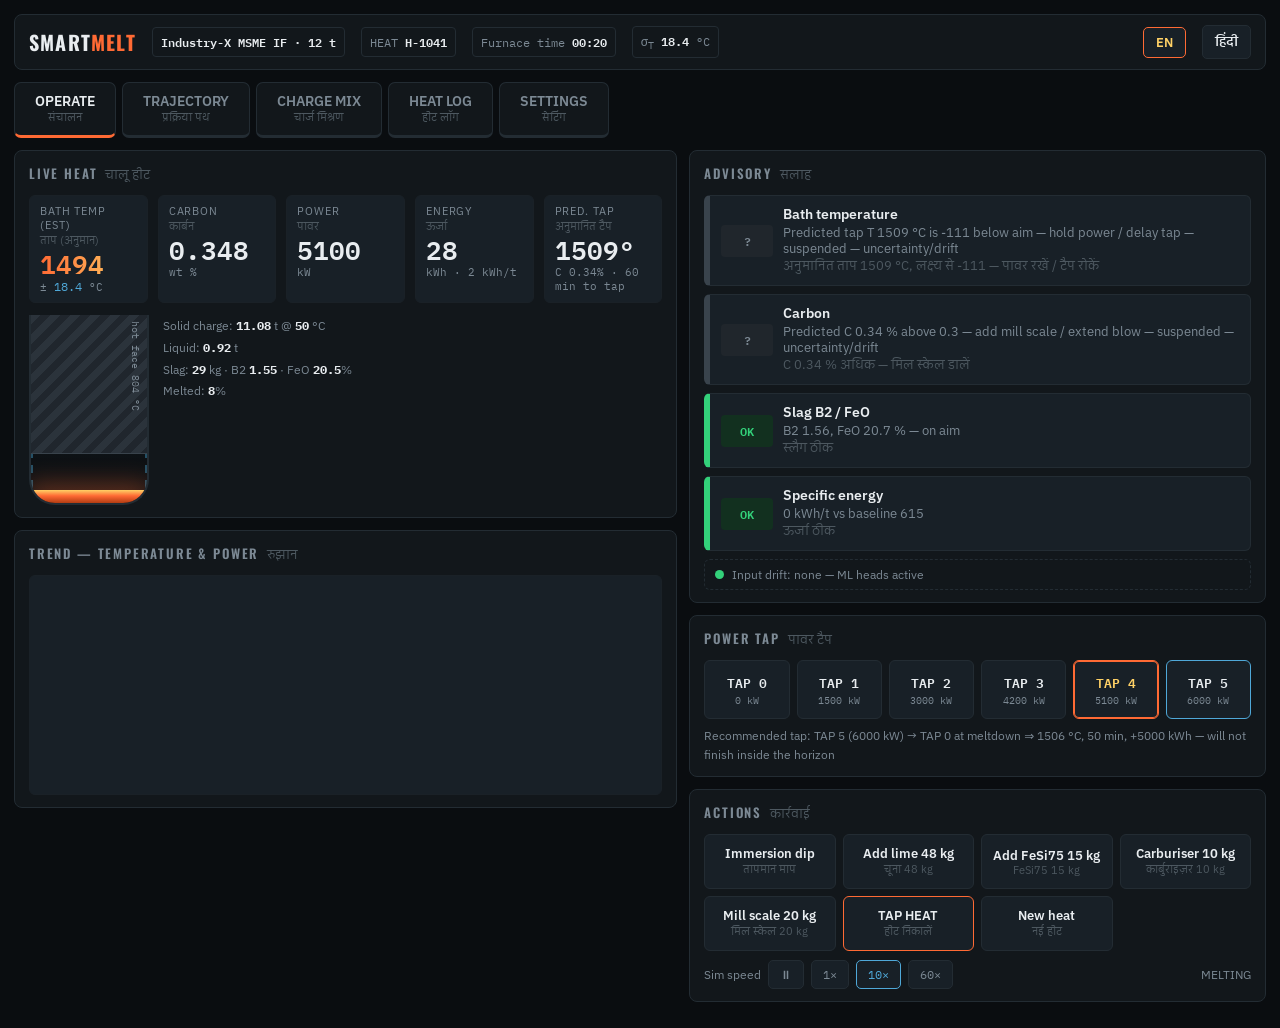
<file: examples/operator_console_v3.html>
<!doctype html>
<html lang="en">
<head>
<meta charset="utf-8">
<meta name="viewport" content="width=device-width, initial-scale=1">
<title>SmartMelt — Operator Console v2</title>
<style>
  /* Webfonts if online; every stack falls back to shop-PC system faces. */
  @import url('https://fonts.googleapis.com/css2?family=Oswald:wght@500;600;700&family=IBM+Plex+Mono:wght@400;500;600&family=IBM+Plex+Sans:wght@400;500;600&family=IBM+Plex+Sans+Devanagari:wght@400;500&display=swap');

  :root{
    --bg-deep:#0a0d10; --bg-panel:#12171b; --bg-raised:#182027; --bg-input:#0e1317;
    --line:#232c33; --line-soft:#1a2127;
    --text:#e9edf0; --text-mut:#7c8994; --text-dim:#4d5860;
    --molten:#ff6a34; --molten-hi:#ffd166; --molten-dim:#7a3a20;
    --steel:#4fa8d8; --steel-dim:#245066;
    --green:#33d17a; --green-dim:#12301f;
    --amber:#f0a83c; --amber-dim:#33250e;
    --red:#e5484d;   --red-dim:#331214;
    --grey-verd:#39434c;
    --mono:'IBM Plex Mono',ui-monospace,Consolas,monospace;
    --sans:'IBM Plex Sans','IBM Plex Sans Devanagari',system-ui,'Segoe UI',sans-serif;
    --disp:'Oswald',var(--sans);
  }
  *{box-sizing:border-box}
  html,body{margin:0;padding:0;background:var(--bg-deep);color:var(--text);font-family:var(--sans)}
  body{padding:14px;min-height:100vh}
  ::selection{background:var(--molten);color:#100a06}
  button{font-family:inherit;color:inherit;cursor:pointer}
  input,select{font-family:var(--mono);color:var(--text);background:var(--bg-input);
    border:1px solid var(--line);border-radius:4px;padding:5px 7px;font-size:13px}
  input:focus,select:focus,button:focus-visible{outline:2px solid var(--steel);outline-offset:1px}
  @media (prefers-reduced-motion: reduce){ *{animation:none !important;transition:none !important} }

  .console{max-width:1440px;margin:0 auto}

  /* ── header ───────────────────────────────────────────────────────── */
  header{display:flex;align-items:center;gap:16px;padding:10px 14px;
    background:var(--bg-panel);border:1px solid var(--line);border-radius:8px;margin-bottom:12px}
  .brand{font-family:var(--disp);font-weight:700;font-size:20px;letter-spacing:.06em}
  .brand em{color:var(--molten);font-style:normal}
  .hchip{font-family:var(--mono);font-size:12px;color:var(--text-mut);border:1px solid var(--line);
    border-radius:4px;padding:4px 8px;white-space:nowrap}
  .hchip b{color:var(--text);font-weight:600}
  .spacer{flex:1}
  .langbtn{background:var(--bg-raised);border:1px solid var(--line);border-radius:5px;
    padding:6px 12px;font-size:13px;font-weight:600}
  .langbtn.active{border-color:var(--molten);color:var(--molten-hi)}

  /* ── tabs ─────────────────────────────────────────────────────────── */
  nav.tabs{display:flex;gap:6px;margin-bottom:12px}
  nav.tabs button{background:var(--bg-panel);border:1px solid var(--line);border-bottom-width:3px;
    border-radius:7px;padding:9px 20px;font-size:14px;font-weight:600;color:var(--text-mut)}
  nav.tabs button.active{color:var(--text);border-bottom-color:var(--molten)}
  nav.tabs button .hind{display:block;font-size:10.5px;font-weight:400;color:var(--text-dim)}
  .tabpane{display:none}
  .tabpane.active{display:block}

  /* ── panels & layout ─────────────────────────────────────────────── */
  .grid-op{display:grid;grid-template-columns:minmax(430px,1.15fr) minmax(360px,1fr);gap:12px}
  @media(max-width:1050px){.grid-op{grid-template-columns:1fr}}
  .panel{background:var(--bg-panel);border:1px solid var(--line);border-radius:8px;padding:12px 14px;margin-bottom:12px}
  .panel h2{margin:0 0 10px;font-family:var(--disp);font-weight:600;font-size:13px;
    letter-spacing:.14em;text-transform:uppercase;color:var(--text-mut)}
  .panel h2 .hind{font-weight:400;letter-spacing:0;color:var(--text-dim);margin-left:8px;text-transform:none}

  /* ── live numerals ────────────────────────────────────────────────── */
  .kpis{display:grid;grid-template-columns:repeat(auto-fit,minmax(118px,1fr));gap:10px}
  .kpi{background:var(--bg-raised);border:1px solid var(--line-soft);border-radius:6px;padding:8px 10px}
  .kpi .lab{font-size:11px;letter-spacing:.08em;text-transform:uppercase;color:var(--text-mut)}
  .kpi .lab .hind{display:block;font-size:11px;text-transform:none;letter-spacing:0;color:var(--text-dim)}
  .kpi .val{font-family:var(--mono);font-size:26px;font-weight:600;font-variant-numeric:tabular-nums;line-height:1.15}
  .kpi .sub{font-family:var(--mono);font-size:11px;color:var(--text-mut)}
  .kpi.temp .val{background:linear-gradient(90deg,var(--molten),var(--molten-hi));
    -webkit-background-clip:text;background-clip:text;color:transparent}
  .kpi .sigma{color:var(--steel);font-size:12px}

  /* ── signature: furnace cross-section ────────────────────────────── */
  .furnace-wrap{display:flex;gap:14px;align-items:stretch}
  .furnace{position:relative;width:120px;min-height:190px;flex:0 0 auto;
    border:2px solid var(--line);border-top:none;border-radius:0 0 26px 26px;
    background:linear-gradient(180deg,#10151a, #0c1013);overflow:hidden}
  .furnace .melt{position:absolute;left:0;right:0;bottom:0;height:0%;
    background:linear-gradient(180deg,var(--molten-hi),var(--molten) 45%,#b23c12);
    box-shadow:0 0 26px 4px rgba(255,106,52,.45);transition:height .5s linear}
  .furnace .scrap{position:absolute;left:0;right:0;top:0;height:0%;
    background:repeating-linear-gradient(135deg,#2b333b 0 7px,#20262d 7px 14px);
    border-bottom:1px solid #39434c;transition:height .5s linear}
  .furnace .hotface{position:absolute;top:6px;right:5px;font-family:var(--mono);font-size:10px;
    color:var(--text-mut);writing-mode:vertical-rl}
  .furnace .coil{position:absolute;top:0;bottom:0;left:-2px;width:4px;
    background:repeating-linear-gradient(180deg,var(--steel-dim) 0 8px,transparent 8px 15px)}
  .furnace .coil.r{left:auto;right:-2px}
  .melt-legend{font-size:11.5px;color:var(--text-mut);line-height:1.9}
  .melt-legend b{font-family:var(--mono);color:var(--text)}
  .disschips{margin-top:6px;display:flex;flex-wrap:wrap;gap:6px}
  .chip{font-family:var(--mono);font-size:11px;border:1px solid var(--line);border-radius:20px;
    padding:3px 9px;color:var(--text-mut);background:var(--bg-raised)}
  .chip .pct{color:var(--molten-hi)}

  /* ── trend canvas ─────────────────────────────────────────────────── */
  canvas.trend{width:100%;height:220px;background:var(--bg-raised);
    border:1px solid var(--line-soft);border-radius:6px;display:block}
  canvas.tj{height:250px}
  .trajgrid{display:grid;grid-template-columns:1fr 1fr;gap:12px}
  @media(max-width:1050px){.trajgrid{grid-template-columns:1fr}}

  /* ── advisory verdict cards ──────────────────────────────────────── */
  .verdicts{display:flex;flex-direction:column;gap:8px}
  .verdict{display:grid;grid-template-columns:52px 1fr;gap:10px;border:1px solid var(--line);
    border-left-width:6px;border-radius:6px;padding:9px 11px;background:var(--bg-raised)}
  .verdict .badge{font-family:var(--mono);font-weight:600;font-size:12px;align-self:center;text-align:center;
    border-radius:4px;padding:6px 0}
  .verdict.ok{border-left-color:var(--green)} .verdict.ok .badge{background:var(--green-dim);color:var(--green)}
  .verdict.warn{border-left-color:var(--amber)} .verdict.warn .badge{background:var(--amber-dim);color:var(--amber)}
  .verdict.alarm{border-left-color:var(--red)} .verdict.alarm .badge{background:var(--red-dim);color:var(--red)}
  .verdict.susp{border-left-color:var(--grey-verd)} .verdict.susp .badge{background:#20262c;color:var(--text-mut)}
  .verdict .vt{font-size:13.5px;font-weight:600}
  .verdict .ven{font-size:12.5px;color:var(--text-mut);margin-top:1px}
  .verdict .vhi{font-size:12.5px;color:var(--text-dim);margin-top:1px}
  .driftbar{display:flex;align-items:center;gap:8px;font-size:12px;color:var(--text-mut);
    border:1px dashed var(--line);border-radius:6px;padding:7px 10px;margin-top:8px}
  .driftbar .dot{width:9px;height:9px;border-radius:50%;background:var(--green)}
  .driftbar.on .dot{background:var(--red);animation:blink 1.1s steps(2) infinite}
  @keyframes blink{50%{opacity:.25}}

  /* ── operator actions ─────────────────────────────────────────────── */
  .taps{display:grid;grid-template-columns:repeat(6,1fr);gap:7px}
  .taps button{background:var(--bg-raised);border:1px solid var(--line);border-radius:6px;
    padding:11px 4px;font-family:var(--mono);font-size:13px;font-weight:600}
  .taps button.sel{border-color:var(--molten);color:var(--molten-hi);
    box-shadow:inset 0 0 0 1px var(--molten)}
  .taps button.rec{border-color:var(--steel)}
  .taps button .kw{display:block;font-size:10px;color:var(--text-mut);font-weight:400}
  .acts{display:grid;grid-template-columns:repeat(auto-fit,minmax(128px,1fr));gap:7px;margin-top:9px}
  .acts button{background:var(--bg-raised);border:1px solid var(--line);border-radius:6px;
    padding:10px 6px;font-size:12.5px;font-weight:600}
  .acts button .hind{display:block;font-size:11px;font-weight:400;color:var(--text-dim)}
  .acts button:disabled{opacity:.4;cursor:not-allowed}
  .acts button.primary{border-color:var(--molten)}
  .simctl{display:flex;gap:7px;align-items:center;margin-top:9px;font-size:12px;color:var(--text-mut)}
  .simctl button{background:var(--bg-raised);border:1px solid var(--line);border-radius:5px;
    padding:6px 11px;font-family:var(--mono);font-size:12px}
  .simctl button.sel{border-color:var(--steel);color:var(--steel)}

  /* ── tables ───────────────────────────────────────────────────────── */
  table{width:100%;border-collapse:collapse;font-size:12.5px}
  th,td{padding:6px 8px;border-bottom:1px solid var(--line-soft);text-align:right;
    font-family:var(--mono);font-variant-numeric:tabular-nums}
  th{color:var(--text-mut);font-family:var(--sans);font-weight:600;font-size:11.5px;
    text-transform:uppercase;letter-spacing:.05em}
  th:first-child,td:first-child{text-align:left}
  td input{width:74px;font-size:12px;text-align:right}
  tr.binding td{color:var(--molten-hi)}
  .hit{color:var(--green)} .miss{color:var(--red)}

  .btnrow{display:flex;gap:8px;margin-top:10px;flex-wrap:wrap}
  .btnrow button{background:var(--bg-raised);border:1px solid var(--line);border-radius:6px;
    padding:9px 16px;font-size:13px;font-weight:600}
  .btnrow button.primary{border-color:var(--molten);color:var(--molten-hi)}
  .note{font-size:12px;color:var(--text-mut);margin-top:8px;line-height:1.55}
  .mixout{font-family:var(--mono);font-size:13px;white-space:pre-wrap;background:var(--bg-raised);
    border:1px solid var(--line-soft);border-radius:6px;padding:10px 12px;margin-top:10px;min-height:40px}
  .settings-grid{display:grid;grid-template-columns:repeat(auto-fit,minmax(230px,1fr));gap:10px}
  .set{display:flex;flex-direction:column;gap:4px;font-size:12px;color:var(--text-mut)}
  .toast{position:fixed;bottom:18px;right:18px;background:var(--bg-raised);border:1px solid var(--steel);
    border-radius:7px;padding:10px 16px;font-size:13px;opacity:0;transition:opacity .3s;pointer-events:none}
  .toast.show{opacity:1}
</style>
</head>
<body>
<div class="console">

  <header>
    <div class="brand">SMART<em>MELT</em></div>
    <div class="hchip" id="hcPlant"><b>—</b></div>
    <div class="hchip">HEAT <b id="hcHeat">—</b></div>
    <div class="hchip"><span data-i="clock">Furnace time</span> <b id="hcClock">00:00</b></div>
    <div class="hchip">σ<sub>T</sub> <b id="hcSigma">—</b> °C</div>
    <div class="spacer"></div>
    <button class="langbtn active" id="btnEN">EN</button>
    <button class="langbtn" id="btnHI">हिंदी</button>
  </header>

  <nav class="tabs">
    <button class="active" data-tab="operate">OPERATE<span class="hind">संचालन</span></button>
    <button data-tab="traj">TRAJECTORY<span class="hind">प्रक्रिया पथ</span></button>
    <button data-tab="mix">CHARGE MIX<span class="hind">चार्ज मिश्रण</span></button>
    <button data-tab="log">HEAT LOG<span class="hind">हीट लॉग</span></button>
    <button data-tab="settings">SETTINGS<span class="hind">सेटिंग</span></button>
  </nav>

  <!-- ══ OPERATE ══════════════════════════════════════════════════════ -->
  <section class="tabpane active" id="pane-operate">
    <div class="grid-op">
      <div>
        <div class="panel">
          <h2><span data-i="live">Live heat</span><span class="hind">चालू हीट</span></h2>
          <div class="kpis">
            <div class="kpi temp"><div class="lab"><span data-i="bathT">Bath temp (est)</span><span class="hind">ताप (अनुमान)</span></div>
              <div class="val" id="kT">—</div><div class="sub">± <span class="sigma" id="kTs">—</span> °C</div></div>
            <div class="kpi"><div class="lab"><span data-i="carbon">Carbon</span><span class="hind">कार्बन</span></div>
              <div class="val" id="kC">—</div><div class="sub">wt %</div></div>
            <div class="kpi"><div class="lab"><span data-i="power">Power</span><span class="hind">पावर</span></div>
              <div class="val" id="kP">—</div><div class="sub">kW</div></div>
            <div class="kpi"><div class="lab"><span data-i="energy">Energy</span><span class="hind">ऊर्जा</span></div>
              <div class="val" id="kE">—</div><div class="sub">kWh · <span id="kSEC">—</span> kWh/t</div></div>
            <div class="kpi"><div class="lab"><span data-i="predtap">Pred. tap</span><span class="hind">अनुमानित टैप</span></div>
              <div class="val" id="kTap">—</div><div class="sub" id="kTapSub">—</div></div>
          </div>
          <div style="height:12px"></div>
          <div class="furnace-wrap">
            <div class="furnace" aria-label="furnace cross-section">
              <div class="coil"></div><div class="coil r"></div>
              <div class="scrap" id="fxScrap"></div>
              <div class="melt" id="fxMelt"></div>
              <div class="hotface" id="fxHot">hot face — °C</div>
            </div>
            <div class="melt-legend">
              <div><span data-i="solid">Solid charge</span>: <b id="lgSolid">—</b> t @ <b id="lgTs">—</b> °C</div>
              <div><span data-i="liquid">Liquid</span>: <b id="lgLiq">—</b> t</div>
              <div><span data-i="slag">Slag</span>: <b id="lgSlag">—</b> kg · B2 <b id="lgB2">—</b> · FeO <b id="lgFeO">—</b>%</div>
              <div><span data-i="melted">Melted</span>: <b id="lgPct">—</b>%</div>
              <div class="disschips" id="dissChips"></div>
            </div>
          </div>
        </div>

        <div class="panel">
          <h2><span data-i="trend">Trend — temperature & power</span><span class="hind">रुझान</span></h2>
          <canvas class="trend" id="cvTrend" data-h="230"></canvas>
        </div>

      </div>

      <div>
        <div class="panel">
          <h2><span data-i="advisory">Advisory</span><span class="hind">सलाह</span></h2>
          <div class="verdicts" id="verdicts"></div>
          <div class="driftbar" id="driftbar"><span class="dot"></span><span id="driftTxt">—</span></div>
        </div>

        <div class="panel">
          <h2><span data-i="powertap">Power tap</span><span class="hind">पावर टैप</span></h2>
          <div class="taps" id="taps"></div>
          <div class="note" id="mpcNote">—</div>
        </div>

        <div class="panel">
          <h2><span data-i="actions">Actions</span><span class="hind">कार्रवाई</span></h2>
          <div class="acts">
            <button id="aDip"><span data-i="dip">Immersion dip</span><span class="hind">तापमान माप</span></button>
            <button id="aLime"><span data-i="lime">Add lime 48 kg</span><span class="hind">चूना 48 kg</span></button>
            <button id="aFeSi"><span data-i="fesi">Add FeSi75 15 kg</span><span class="hind">FeSi75 15 kg</span></button>
            <button id="aCarb"><span data-i="carb">Carburiser 10 kg</span><span class="hind">कार्बुराइज़र 10 kg</span></button>
            <button id="aOre"><span data-i="ore">Mill scale 20 kg</span><span class="hind">मिल स्केल 20 kg</span></button>
            <button id="aTap" class="primary"><span data-i="tapheat">TAP HEAT</span><span class="hind">हीट निकालें</span></button>
            <button id="aNew"><span data-i="newheat">New heat</span><span class="hind">नई हीट</span></button>
          </div>
          <div class="simctl">
            <span data-i="speed">Sim speed</span>
            <button data-sp="0">⏸</button><button data-sp="1">1×</button>
            <button data-sp="10" class="sel">10×</button><button data-sp="60">60×</button>
            <span class="spacer"></span><span id="stateTag">—</span>
          </div>
        </div>
      </div>
    </div>
  </section>

  <!-- ══ TRAJECTORY ══════════════════════════════════════════════════ -->
  <section class="tabpane" id="pane-traj">
    <div class="trajgrid">
      <div class="panel"><h2><span data-i="tjTemp">Temperatures</span><span class="hind">ताप</span></h2>
        <canvas class="trend tj" id="tjTemp" data-h="250"></canvas></div>
      <div class="panel"><h2><span data-i="tjMetal">Metal composition</span><span class="hind">धातु संघटन</span></h2>
        <canvas class="trend tj" id="tjMetal" data-h="250"></canvas></div>
      <div class="panel"><h2><span data-i="tjSlag">Slag composition & basicity</span><span class="hind">स्लैग संघटन व B2</span></h2>
        <canvas class="trend tj" id="tjSlag" data-h="250"></canvas></div>
      <div class="panel"><h2><span data-i="tjInv">Inventories & dissolution</span><span class="hind">भंडार व घुलन</span></h2>
        <canvas class="trend tj" id="tjInv" data-h="250"></canvas></div>
      <div class="panel"><h2><span data-i="tjEner">Energy & specific energy</span><span class="hind">ऊर्जा व SEC</span></h2>
        <canvas class="trend tj" id="tjEner" data-h="250"></canvas></div>
      <div class="panel"><h2><span data-i="tjPow">Power & heat losses</span><span class="hind">पावर व ऊष्मा हानि</span></h2>
        <canvas class="trend tj" id="tjPow" data-h="250"></canvas></div>
    </div>
    <div class="note" data-i="tjnote">Live from the running heat — the same state vector the advisory reads. Yellow markers on the temperature panel are immersion dips; the shaded band on the metal panel is the carbon aim window.</div>
  </section>

  <!-- ══ CHARGE MIX ══════════════════════════════════════════════════ -->
  <section class="tabpane" id="pane-mix">
    <div class="panel">
      <h2><span data-i="mixtitle">Least-cost charge mix (LP)</span><span class="hind">न्यूनतम लागत चार्ज</span></h2>
      <table id="tblMats"><thead><tr>
        <th data-i="material">Material</th><th>₹/kg</th><th>C%</th><th>Si%</th><th>Mn%</th><th>P%</th><th>S%</th><th>Cu%</th>
        <th data-i="yield">Yield</th><th>kWh/kg</th><th data-i="avail">Avail kg</th><th data-i="usekg">Use kg</th>
      </tr></thead><tbody></tbody></table>
      <div class="btnrow">
        <span class="set"><span data-i="liquidt">Liquid target t</span><input id="mxTarget" value="12.0" size="5"></span>
        <span class="set">C % lo–hi<input id="mxClo" value="0.15" size="4"> <input id="mxChi" value="0.30" size="4"></span>
        <span class="set">Mn % lo–hi<input id="mxMnlo" value="0.25" size="4"> <input id="mxMnhi" value="0.60" size="4"></span>
        <span class="set">Cu % ≤<input id="mxCu" value="0.25" size="4"></span>
        <span class="set">P % ≤<input id="mxP" value="0.045" size="5"></span>
        <span class="set">S % ≤<input id="mxS" value="0.040" size="5"></span>
        <button class="primary" id="mxSolve" data-i="solve">Solve mix</button>
      </div>
      <div class="mixout" id="mixOut">—</div>
      <div class="note" data-i="mixnote">Binding walls are highlighted; the shadow price is what one 0.01 % of relaxation is worth per tonne — the number to take to the scrap negotiation.</div>
    </div>
  </section>

  <!-- ══ HEAT LOG ════════════════════════════════════════════════════ -->
  <section class="tabpane" id="pane-log">
    <div class="panel">
      <h2><span data-i="logtitle">Heat log</span><span class="hind">हीट लॉग</span></h2>
      <table id="tblLog"><thead><tr>
        <th>#</th><th data-i="time">Time</th><th>Tap T °C</th><th>ΔT</th>
        <th>C %</th><th>ΔC</th><th>Si %</th><th>Mn %</th><th>S %</th>
        <th data-i="tapmass">Tap t</th><th>kWh</th><th>SEC</th><th data-i="avgp">Avg kW</th>
        <th data-i="addskg">Adds kg</th><th data-i="undis">Undis kg</th><th data-i="dips">Dips</th>
        <th>min</th><th data-i="result">Result</th>
      </tr></thead><tbody></tbody></table>
      <div class="btnrow">
        <button id="logCSV" data-i="exportcsv">Export heats CSV</button>
        <button id="evtCSV" data-i="exportevt">Export event log CSV</button>
      </div>
      <h2 style="margin-top:18px"><span data-i="evttitle">Event log — every action & parameter change</span><span class="hind">इवेंट लॉग</span></h2>
      <table id="tblEvt"><thead><tr>
        <th>#</th><th data-i="heattime">Heat time</th><th data-i="event">Event</th><th data-i="detail">Detail</th>
      </tr></thead><tbody></tbody></table>
      <div class="note" data-i="lognote">Every advisory shown, every action taken and every outcome lands here — the audit trail, the ML training set, and the shared-savings evidence are the same table.</div>
    </div>
  </section>

  <!-- ══ SETTINGS ════════════════════════════════════════════════════ -->
  <section class="tabpane" id="pane-settings">
    <div class="panel">
      <h2><span data-i="settitle">Plant settings</span><span class="hind">प्लांट सेटिंग</span></h2>
      <div class="settings-grid" id="setGrid"></div>
      <div class="btnrow">
        <button class="primary" id="setSave" data-i="save">Save settings</button>
        <button id="setReset" data-i="reset">Restore defaults</button>
      </div>
      <div class="note" data-i="setnote">These mirror the YAML config of the smartmelt Python package: change them here for the console, change the YAML for the model. Saved settings persist on this workstation where storage is available.</div>
    </div>
  </section>

</div>
<div class="toast" id="toast"></div>
<script>
"use strict";
/* ════════════════════════════════════════════════════════════════════
   SmartMelt Operator Console v2 — single file, offline-capable.
   The simulation core is a faithful JS reduction of the smartmelt
   Python package: same structure (power split E23, melt area E28+cap,
   dissolution E7a-c, 4-node implicit wall E5d, air-ingress oxygen
   ledger E27, superheat-gated kinetics E24a), simplified coefficients.
   ════════════════════════════════════════════════════════════════════ */

/* ── i18n ─────────────────────────────────────────────────────────── */
const I18N = {
  clock:["Furnace time","भट्ठी समय"], live:["Live heat","चालू हीट"],
  bathT:["Bath temp (est)","ताप (अनुमान)"], carbon:["Carbon","कार्बन"],
  power:["Power","पावर"], energy:["Energy","ऊर्जा"], predtap:["Pred. tap","अनुमानित टैप"],
  solid:["Solid charge","ठोस चार्ज"], liquid:["Liquid","द्रव"], slag:["Slag","स्लैग"],
  melted:["Melted","पिघला"], trend:["Trend — temperature & power","रुझान — ताप व पावर"],
  advisory:["Advisory","सलाह"], traj:["Process trajectory — composition, melt, slag","प्रक्रिया पथ — संघटन, पिघलाव, स्लैग"], powertap:["Power tap","पावर टैप"], actions:["Actions","कार्रवाई"],
  dip:["Immersion dip","तापमान माप"], lime:["Add lime 48 kg","चूना 48 kg"],
  fesi:["Add FeSi75 15 kg","FeSi75 15 kg"], carb:["Carburiser 10 kg","कार्बुराइज़र 10 kg"],
  ore:["Mill scale 20 kg","मिल स्केल 20 kg"], tapheat:["TAP HEAT","हीट निकालें"],
  newheat:["New heat","नई हीट"], speed:["Sim speed","गति"],
  mixtitle:["Least-cost charge mix (LP)","न्यूनतम लागत चार्ज (LP)"],
  material:["Material","सामग्री"], yield:["Yield","यील्ड"], avail:["Avail kg","उपलब्ध kg"],
  usekg:["Use kg","उपयोग kg"], liquidt:["Liquid target t","द्रव लक्ष्य t"], solve:["Solve mix","हल करें"],
  mixnote:["Binding walls are highlighted; the shadow price is what one 0.01 % of relaxation is worth per tonne — the number to take to the scrap negotiation.",
           "बाध्यकारी सीमाएँ हाइलाइट हैं; शैडो प्राइस बताता है कि 0.01 % की छूट प्रति टन कितनी बचत देगी — यही संख्या स्क्रैप मोल-भाव में काम आती है।"],
  logtitle:["Heat log","हीट लॉग"],
  tjTemp:["Temperatures","ताप"], tjMetal:["Metal composition","धातु संघटन"],
  tjSlag:["Slag composition & basicity","स्लैग संघटन व B2"],
  tjInv:["Inventories & dissolution","भंडार व घुलन"],
  tjEner:["Energy & specific energy","ऊर्जा व SEC"], tjPow:["Power & heat losses","पावर व ऊष्मा हानि"],
  tjnote:["Live from the running heat — the same state vector the advisory reads. Yellow markers on the temperature panel are immersion dips; the shaded band on the metal panel is the carbon aim window.",
          "चालू हीट से लाइव — वही स्टेट वेक्टर जिसे सलाह पढ़ती है। ताप पैनल पर पीले बिंदु = तापमान माप; धातु पैनल की पट्टी = कार्बन लक्ष्य।"],
  tapmass:["Tap t","टैप t"], avgp:["Avg kW","औसत kW"], addskg:["Adds kg","योग kg"],
  undis:["Undis kg","अघुलित kg"], dips:["Dips","माप"],
  exportevt:["Export event log CSV","इवेंट CSV निर्यात"],
  evttitle:["Event log — every action & parameter change","इवेंट लॉग — हर कार्रवाई व पैरामीटर"],
  heattime:["Heat time","हीट समय"], event:["Event","इवेंट"], detail:["Detail","विवरण"],
  evCharge:["CHARGE","चार्ज"], evPower:["POWER","पावर"], evAdd:["ADDITION","योग"],
  evDip:["DIP","माप"], evDrift:["DRIFT ALARM","ड्रिफ्ट अलार्म"], evTap:["TAP","टैप"], time:["Time","समय"], aim:["Aim","लक्ष्य"], result:["Result","परिणाम"],
  exportcsv:["Export CSV","CSV निर्यात"],
  lognote:["Every advisory shown, every action taken and every outcome lands here — the audit trail, the ML training set, and the shared-savings evidence are the same table.",
           "हर सलाह, हर कार्रवाई और हर परिणाम यहाँ दर्ज होता है — यही ऑडिट ट्रेल, ML प्रशिक्षण डेटा और बचत-प्रमाण है।"],
  settitle:["Plant settings","प्लांट सेटिंग"], save:["Save settings","सहेजें"], reset:["Restore defaults","डिफ़ॉल्ट"],
  setnote:["These mirror the YAML config of the smartmelt Python package: change them here for the console, change the YAML for the model. Saved settings persist on this workstation where storage is available.",
           "ये smartmelt Python पैकेज की YAML कॉन्फ़िग के समान हैं। सहेजी गई सेटिंग इस वर्कस्टेशन पर बनी रहती हैं (जहाँ स्टोरेज उपलब्ध हो)।"],
  // dynamic strings
  vTemp:["Bath temperature","ताप"], noPool:["Charge temp — no pool yet","चार्ज ताप — पूल नहीं"],
  bathTlab:["Bath temp (est)","ताप (अनुमान)"], vCarb:["Carbon","कार्बन"], vSlag:["Slag B2 / FeO","स्लैग B2 / FeO"],
  vEner:["Specific energy","विशिष्ट ऊर्जा"],
  running:["MELTING","पिघल रही है"], ready:["READY TO TAP","टैप के लिए तैयार"], holding:["HOLDING","होल्ड"], done:["TAPPED","टैप हो गई"], paused:["PAUSED","रुकी"],
  driftOK:["Input drift: none — ML heads active","इनपुट ड्रिफ्ट: नहीं — ML सक्रिय"],
  driftON:["DRIFT ALARM — advice demoted to physics-only, wider σ. Re-fit on recent heats.","ड्रिफ्ट अलार्म — केवल भौतिकी-आधारित सलाह, σ बढ़ा। हाल की हीटों पर पुनः-फिट करें।"],
  recTap:["Recommended tap","सुझावित टैप"], toTap:["min to tap","टैप तक मिनट"],
  logged:["Heat logged.","हीट दर्ज हुई।"], saved:["Settings saved.","सेटिंग सहेजी गईं।"],
  memOnly:["No persistent storage here — settings hold for this session only.","स्थायी स्टोरेज नहीं — सेटिंग केवल इस सत्र के लिए।"],
  needliq:["Need a liquid pool first.","पहले द्रव पूल बनने दें।"],
  suspN:["suspended — uncertainty/drift","निलंबित — अनिश्चितता/ड्रिफ्ट"]
};
let LANG = 0; // 0=EN 1=HI
function T(k){ const e=I18N[k]; return e ? e[LANG] : k; }
function applyLang(){
  document.querySelectorAll("[data-i]").forEach(el=>{ el.textContent = T(el.dataset.i); });
  document.getElementById("btnEN").classList.toggle("active", LANG===0);
  document.getElementById("btnHI").classList.toggle("active", LANG===1);
  renderAll(true);
}

/* ── config (mirrors YAML) ────────────────────────────────────────── */
const DEFAULT_CFG = {
  plantName:"Industry-X MSME IF · 12 t", heatKg:12000, heelFrac:0.08,
  ratedKW:6000, taps:[0,1500,3000,4200,5100,6000], etaConv:0.94,
  etaCoupMax:0.88, fillRef:0.35,
  TliqC:1495, TtapC:1620, aimC:0.20, aimClo:0.15, aimChi:0.30,
  cps:0.70, cpl:0.82, Lf:247, cpslag:1.2,   // L_f = 247 kJ/kg (CRC 104th ed.)
  D:1.8, Hbath:1.5, lid:0.85, emisTop:0.85,
  hsl:1500, qmax:350, Aref:14,
  hInner:1200, hSolidWall:150, hCoil:900, TcoolC:45,
  wallThk:[0.006,0.018,0.05,0.07], wallK:[1.6,1.6,1.6,1.2], wallRhoCp:[2730,2730,2730,2200],
  airIngress:0.6, tariff:7.0, baselineSEC:615, heatsPerDay:14, gridEF:0.712,
  sigmaDip:4.0, sigmaGrowth:1.2
};
let CFG = JSON.parse(JSON.stringify(DEFAULT_CFG));

/* storage: artifact window.storage if present; otherwise memory only. */
const store = {
  async get(k){ try{ if(window.storage){ const r=await window.storage.get(k); return r?JSON.parse(r.value):null; } }catch(e){} return null; },
  async set(k,v){ try{ if(window.storage){ await window.storage.set(k,JSON.stringify(v)); return true; } }catch(e){} return false; }
};

/* ── simulation core ──────────────────────────────────────────────── */
const K=273.15, SB=5.670e-8;
function newState(cfg, truth){
  const heel = cfg.heatKg*cfg.heelFrac;
  return {
    t:0, Ms:cfg.heatKg-heel, Ts:35+K, Ml:heel, Tb:cfg.TliqC+30+K,
    el:{C:0.0035,Si:0.0022,Mn:0.0035,S:0.0003,Cu:0.0020},  // mass fractions of liquid
    slag:{FeO:6,CaO:14,SiO2:9},                            // kg
    Tw:[0,0,0,0].map((_,i)=> (truth?900:900) - i*180 + K),
    E:0, pool:[],                                          // dissolving additions
    // hidden truth vs estimator mismatch (the EKF story):
    etaTheta: truth ? 0.90 : 0.935,
    uaScale:  truth ? 1.30 : 1.00
  };
}
function areas(c){ const Abath=Math.PI*c.D*c.D/4;
  return {Awall:Math.PI*c.D*c.Hbath, Atop:Abath*(1-c.lid), Abath}; }

function wallImplicit(s,c,dt){                    // (E5d) 4-node Thomas solve
  const A=areas(c), fl=s.Ml/Math.max(s.Ml+s.Ms,1e-6);
  const N=4, thk=c.wallThk, G=[];                 // conductances node i<->i+1
  for(let i=0;i<N-1;i++) G.push(A.Awall/(thk[i]/(2*c.wallK[i])+thk[i+1]/(2*c.wallK[i+1])));
  const Cn=thk.map((h,i)=>c.wallRhoCp[i]*1000*h*A.Awall);   // J/K
  const hin=(c.hInner*fl+c.hSolidWall*(1-fl))*s.uaScale, Gin=hin*A.Awall;
  const Tdrv=(c.hInner*fl*s.Tb+c.hSolidWall*(1-fl)*s.Ts)/Math.max(hin/s.uaScale,1e-9);
  const Gout=c.hCoil*A.Awall, Tcool=c.TcoolC+K;
  // tridiagonal (a,b,d) x = r
  const a=[0,0,0,0], b=[0,0,0,0], d=[0,0,0,0], r=[0,0,0,0];
  for(let i=0;i<N;i++){ b[i]=Cn[i]/dt; r[i]=Cn[i]/dt*s.Tw[i]; }
  b[0]+=Gin; r[0]+=Gin*Tdrv;
  for(let i=0;i<N-1;i++){ b[i]+=G[i]; b[i+1]+=G[i]; d[i]=-G[i]; a[i+1]=-G[i]; }
  b[N-1]+=Gout; r[N-1]+=Gout*Tcool;
  for(let i=1;i<N;i++){ const m=a[i]/b[i-1]; b[i]-=m*d[i-1]; r[i]-=m*r[i-1]; }
  const x=[0,0,0,0]; x[N-1]=r[N-1]/b[N-1];
  for(let i=N-2;i>=0;i--) x[i]=(r[i]-d[i]*x[i+1])/b[i];
  const qFace=Gin*(Tdrv-x[0]);                    // W, exact implicit hot-face flux
  s.Tw=x;
  return {qFace, wl: c.hInner*fl/Math.max(hin/s.uaScale,1e-9)};
}

function stepSim(s,c,PkW,dt){                     // one dt-second physics step
  const A=areas(c), Mmax=c.heatKg;
  const fill=(s.Ml+s.Ms)/Mmax;
  const etaCoup=c.etaCoupMax*(1-Math.exp(-fill/c.fillRef));
  const Puse=PkW*c.etaConv*etaCoup*s.etaTheta;    // kW  (E21-E22)
  const fs=s.Ms/Math.max(s.Ml+s.Ms,1e-6);         // (E23) IF split by mass
  const Tliq=c.TliqC+K;

  // dissolution pool (E7a-c). Lumps PARK until a real pool exists: dropping
  // 10 kg of carburiser into a 1 kg puddle is not 99 %C steel, it is a lump
  // sitting on frozen heel — release only when M_l > 100 kg, then mix
  // mass-conservingly (denominator M_l + dm, and dm joins the bath mass).
  let Qdiss=0;
  if(s.Ml>100){
    const superheat=Math.max(s.Tb-Tliq,2);
    for(const p of s.pool){ if(p.m<=1e-6) continue;
      const tauEff=p.tau*Math.max(1,p.dTref/superheat);
      const dm=p.m*(1-Math.exp(-dt/tauEff)); p.m-=dm;
      let dmMetal=0;
      for(const k in p.into) dmMetal+=dm*(p.into[k]||0);
      for(const k in p.into) if(k in s.el)
        s.el[k]=(s.el[k]*s.Ml+dm*p.into[k])/(s.Ml+dmMetal);
      if(dmMetal>0){ for(const k in s.el) if(!(k in p.into))
        s.el[k]=s.el[k]*s.Ml/(s.Ml+dmMetal); s.Ml+=dmMetal; }
      if(p.slag) for(const k in p.slag) s.slag[k]=(s.slag[k]||0)+dm*p.slag[k];
      Qdiss += dm*((p.cp||c.cps)*(s.Tb-(30+K))/dt + p.dH/dt); // kW (E7c)
    }
    s.pool=s.pool.filter(p=>p.m>1e-6);
  }

  // bath -> scrap flux (E28 + cap)
  let Qs=0, mMelt=0;
  const fliq=s.Ml/Math.max(s.Ml+s.Ms,1e-6);
  if(s.Ms>1){
    const Aeff=c.Aref*Math.sqrt(s.Ms/Mmax)*Math.cbrt(Math.max(fliq,0));
    Qs=Math.min(c.hsl*(Math.max(s.Tb-s.Ts,0))/1000, c.qmax)*Aeff;   // kW
  }
  // wall (implicit, exactly-paired energy)
  const w=wallImplicit(s,c,dt);
  const Qwall=w.qFace/1000, QwL=Qwall*w.wl, QwS=Qwall-QwL;

  // solid heating / melting (E4)
  const Psolid=Puse*fs;
  if(s.Ms>1){
    if(s.Ts<Tliq-0.5){
      s.Ts+=dt*(Psolid+Qs-QwS)/(s.Ms*c.cps);
      if(s.Ts>Tliq) s.Ts=Tliq;
    } else {
      mMelt=Math.max(Psolid+Qs-QwS,0)/c.Lf;                   // kg/s
      mMelt=Math.min(mMelt,s.Ms/dt);
      const dm=mMelt*dt;
      // melted charge enters at charge composition
      const cc={C:0.0035,Si:0.0022,Mn:0.0035,S:0.0003,Cu:0.0020};
      for(const k in s.el) s.el[k]=(s.el[k]*s.Ml+dm*cc[k])/Math.max(s.Ml+dm,1);
      s.Ml+=dm; s.Ms-=dm;
    }
  }

  // chemistry: air-ingress oxygen ledger (E27a) + gated kinetics (E24a)
  let Qchem=0;
  if(s.Ml>50 && s.Tb>Tliq-5){
    const molO=2*(c.airIngress*(s.Ml+s.Ms)/1000/3600)/22.414*1000; // mol O/s
    const gate=fliq;
    const want=[ ["Si",0.0002, 2*1e-3, 27.8e3, "SiO2", 60/28],
                 ["C", 0.0005, 1e-3,  11.1e3, null, 0],
                 ["Mn",0.0015, 0.8e-3, 7.0e3, "MnO", 71/55] ];
    let O=molO;
    for(const [el,eq,kk,dH,ox,f] of want){
      const x=s.el[el]; if(x<=eq) continue;
      let r=kk*(x-eq)*s.Ml*gate;                               // kg/s desired
      const molNeed=r*1000/({Si:28,C:12,Mn:55})[el]*(el==="Si"?2:1);
      if(molNeed>O){ r*=O/Math.max(molNeed,1e-9); O=0; } else O-=molNeed;
      const dm=r*dt;
      s.el[el]=Math.max((s.el[el]*s.Ml-dm)/s.Ml,0);
      if(ox) s.slag[ox]=(s.slag[ox]||0)+dm*f;
      Qchem+=r*dH/1000;                                        // kW
    }
    if(O>0){ const dFeO=O/2*0.072*dt*0.4; s.slag.FeO+=dFeO; }  // (E27b) surplus->FeO
  }

  // (E27c) slag FeO reduction by dissolved carbon:
  //     (FeO) + [C] -> Fe(l) + CO(g)
  // Stoichiometry per kg FeO: consumes 12/71.8 = 0.167 kg C, returns
  // 55.8/71.8 = 0.777 kg Fe to the metal. Net enthalpy by Hess's law
  // ~ -1.89 MJ per kg FeO (ENDOTHERMIC, ~ +101 kJ/mol CO at 1873 K) —
  // this is why mill scale / ore is a bath COOLANT and a decarburiser.
  // First-order in FeO inventory and carbon over-saturation, gated on a
  // real superheated pool (no pool, no slag-metal interface).
  let Q_FeOred=0, rFeO=0;
  if(s.Ml>100 && s.Tb>Tliq+2 && s.slag.FeO>0.3){
    const C_eq_red=0.05/100;                       // eq. carbon vs FeO-rich slag
    if(s.el.C>C_eq_red){
      const kFeO=0.004;                            // 1/s per kg FeO driving force
      rFeO=Math.min(kFeO*s.slag.FeO*(s.el.C-C_eq_red)*100, s.slag.FeO/dt*0.5); // kg FeO/s
      const dFeO=rFeO*dt, dC=dFeO*0.167, dFe=dFeO*0.777;
      s.slag.FeO=Math.max(s.slag.FeO-dFeO,0);
      const mC=Math.max(s.el.C*s.Ml-dC,0);
      // remove C, add Fe: renormalise fractions over the new liquid mass
      const Ml2=s.Ml-dC+dFe+dC*0;                  // C leaves as CO; Fe joins
      for(const k in s.el) s.el[k]=s.el[k]*s.Ml/Ml2;
      s.el.C=mC/Ml2;
      s.Ml=Ml2;
      Q_FeOred=rFeO*1390;                          // kW endothermic sink
      //  1.39 MJ/kg FeO = +100 kJ/mol CO at 1873 K (verified).
      //  The earlier 1890 was the per-kg-Fe value — a molar-mass slip
      //  that over-cooled the bath by ~36 % on every ore addition.
    }
  }

  // bath energy balance (E3)
  const Qrad=c.emisTop*SB*A.Atop*(Math.pow(s.Tb,4)-Math.pow(35+K,4))/1000;
  if(s.Ml>20){
    const Qnet=Puse*(1-fs)+Qchem-Qs-QwL-Qrad-Qdiss-Q_FeOred + mMelt*c.cpl*(Tliq-s.Tb);
    if(s.Tb<=Tliq && Qnet<0){ const mf=Math.min(-Qnet/c.Lf*dt, s.Ml/10); s.Ml-=mf; s.Ms+=mf; }
    else s.Tb+=dt*Qnet/(Math.max(s.Ml,50)*c.cpl);
  } else { s.Tb += dt*(s.Ts-s.Tb)/30; }                        // (E3c)
  s.Tb=Math.min(Math.max(s.Tb,250),2100+K);
  s.E+=PkW*dt/3600; s.t+=dt;
  s.diag={Puse, Qwall, Qrad, Qs, Qchem, Q_FeOred, rFeO};      // for trend charts
}

/* ── dual track: hidden TRUTH plant + on-screen ESTIMATE ──────────── */
let truth, est, heatNo=1, tapSel=4, speed=10, tapped=false;
const EVENTS=[];            // every action & parameter change, timestamped
let heatStats;              // per-heat operating aggregates for the log sheet
function logEvent(type, detail){
  EVENTS.unshift({heat:"H-"+(1000+heatNo), tmin:truth?truth.t/60:0,
                  wall:new Date().toLocaleTimeString(), type, detail});
  if(EVENTS.length>500) EVENTS.pop();
  renderEvents();
}
function newHeatStats(){ return {addsKg:0, adds:[], dips:0, Pkwh_num:0, Pkwh_den:0,
                                 tapChanges:0}; }
let sigmaT, lastDipMin, biasCorr, drift=false;
let hist;   // trend samples {t, Ttrue, Test, sig, P, meas?}
const LOG=[];

function startHeat(){
  truth=newState(CFG,true); est=newState(CFG,false);
  sigmaT=18; lastDipMin=0; biasCorr=0; tapped=false;
  hist=[]; drift=false;
  heatNo++;
  mpcCache=null; mpcAge=0;
  heatStats=newHeatStats();
  document.getElementById("hcHeat").textContent="H-"+(1000+heatNo);
  logEvent(T("evCharge"),
    `${(CFG.heatKg/1000).toFixed(1)} t charge, ${(CFG.heatKg*CFG.heelFrac/1000).toFixed(2)} t hot heel · `
    +`charge assay C 0.35 / Si 0.22 / Mn 0.35 / S 0.030 / Cu 0.20 % · `
    +`aim ${CFG.TtapC} °C, C ${CFG.aimClo}–${CFG.aimChi} % · start TAP ${tapSel} (${CFG.taps[tapSel]} kW)`);
  toast(T("newheat"));
  renderAll(true);
}

// dH is the INTRINSIC HEAT OF SOLUTION only; cp is an effective heat capacity
// (sensible + fusion of the addition) applied separately in stepSim. Keeping
// them apart is what makes the net bath effect match plant observation:
//   FeSi75 net ~ -0.72 MJ/kg (cf. +4.73 C/t FeSi75, Bernhard et al. 2025)
//   carburiser total ~ +4.6 MJ/kg C
const ADD_DEFS={
  lime:{name:"Lime (92% CaO)", m:48, tau:240, dTref:25, dH:150,   cp:1.00, into:{}, slag:{CaO:0.92,SiO2:0.04}},
  fesi:{name:"FeSi75",         m:15, tau:90,  dTref:25, dH:-3511, cp:1.78, into:{Si:0.75}},
  carb:{name:"Carburiser",     m:10, tau:420, dTref:25, dH:1883,  cp:1.75, into:{C:0.99}},
  ore: {name:"Mill scale (FeO)",m:20, tau:120, dTref:25, dH:250,  cp:0.90, into:{}, slag:{FeO:0.95},
        note:"decarburiser + coolant: (FeO)+[C]→Fe+CO, +100 kJ/mol CO endothermic"}
};
function addMaterial(kind){
  const d=ADD_DEFS[kind];
  for(const st of [truth,est]) st.pool.push(JSON.parse(JSON.stringify(d)));
  heatStats.addsKg+=d.m; heatStats.adds.push(`${d.name} ${d.m}kg`);
  logEvent(T("evAdd"),
    `${d.name} +${d.m} kg at T_bath ${(truth.Tb-K).toFixed(0)} °C · τ=${d.tau}s, `
    +`ΔH=${d.dH>0?"+":""}${d.dH} kJ/kg (${d.dH<0?"exothermic":"endothermic"})`
    +(d.note?` · ${d.note}`:""));
  toast(d.name+" +"+d.m+" kg");
}

/* immersion dip: measurement of the TRUTH, assimilated into the estimate */
function doDip(){
  if(truth.Ml<50){ toast(T("needliq")); return; }
  const meas=truth.Tb-K + gauss()*CFG.sigmaDip;
  const innov=meas-(est.Tb-K);
  const sig0=sigmaT, est0=est.Tb-K;
  const gain=(sigmaT*sigmaT)/(sigmaT*sigmaT+CFG.sigmaDip*CFG.sigmaDip);
  est.Tb+=gain*innov;
  heatStats.dips++;
  logEvent(T("evDip"),
    `immersion T = ${meas.toFixed(0)} °C · estimate ${est0.toFixed(0)} → ${(est.Tb-K).toFixed(0)} °C · `
    +`σ ${sig0.toFixed(1)} → ${(Math.sqrt(1-gain)*sig0).toFixed(1)} °C · η̂ → ${est.etaTheta.toFixed(3)}`);
  // crude parameter learning: persistent hot/cold bias nudges eta-hat
  est.etaTheta=Math.min(1.05,Math.max(0.8, est.etaTheta+0.004*Math.sign(innov)*Math.min(Math.abs(innov)/10,1)));
  sigmaT=Math.sqrt((1-gain))*sigmaT; sigmaT=Math.max(sigmaT,CFG.sigmaDip*0.9);
  lastDipMin=truth.t/60;
  hist.push({t:truth.t/60,meas});
}
function gauss(){ let u=0,v=0; while(!u)u=Math.random(); while(!v)v=Math.random();
  return Math.sqrt(-2*Math.log(u))*Math.cos(2*Math.PI*v); }

/* forward projection + MPC-lite (E50/E51 reduced).
   powerFn(state) lets the plan switch taps at meltdown — a constant-power
   projection overshoots because the last scrap melts slowly (E28 area law)
   while the pool keeps absorbing power. */
function project(state,powerFn,maxMin){
  const s=JSON.parse(JSON.stringify(state)); const c=CFG;
  let mins=0;
  while(mins<maxMin){
    stepSim(s,c,powerFn(s),5); mins=(s.t-state.t)/60;
    if(s.Tb-K>=c.TtapC && s.Ms<0.002*c.heatKg) break;
  }
  return {T:s.Tb-K, C:s.el.C*100, min:mins, E:s.E-state.E, melted:s.Ms<0.002*c.heatKg};
}
function mpcRecommend(){
  let best=null;
  const melted=s=>s.Ms<0.02*CFG.heatKg;
  for(let i=2;i<CFG.taps.length;i++){         // melt-phase tap
    for(let j=0;j<=i;j++){                    // hold-phase tap after meltdown
      const p=project(est, s=> melted(s)?CFG.taps[j]:CFG.taps[i], 50);
      const J=Math.pow(p.T-CFG.TtapC,2)+0.02*p.E+0.5*p.min*p.min/10+(p.melted?0:8000);
      if(!best||J<best.J) best={J,i,j,p};
    }
  }
  return best;
}

/* ── advisory (uncertainty-gated, bilingual) ──────────────────────── */
function verdictRow(cls,badge,title,en,hi){
  return `<div class="verdict ${cls}"><div class="badge">${badge}</div>
    <div><div class="vt">${title}</div><div class="ven">${en}</div><div class="vhi">${hi}</div></div></div>`;
}
function buildVerdicts(pred){
  const rows=[]; const dT=pred.T-CFG.TtapC;
  const gateOff = drift || sigmaT>15;
  const grade=(err,g,y)=> Math.abs(err)<=g?["ok","OK"]:Math.abs(err)<=y?["warn","!"]:["alarm","!!!"];
  { let [cls,b]=grade(dT,15,30); if(gateOff){cls="susp";b="?";}
    const en = dT>15?`Predicted tap T ${pred.T.toFixed(0)} °C is +${dT.toFixed(0)} above aim — step tap down / tap earlier`
             : dT<-15?`Predicted tap T ${pred.T.toFixed(0)} °C is ${dT.toFixed(0)} below aim — hold power / delay tap`
             : `Predicted tap T ${pred.T.toFixed(0)} °C on aim (±15)`;
    const hi = dT>15?`अनुमानित ताप ${pred.T.toFixed(0)} °C, लक्ष्य से +${dT.toFixed(0)} — टैप घटाएँ / जल्दी टैप करें`
             : dT<-15?`अनुमानित ताप ${pred.T.toFixed(0)} °C, लक्ष्य से ${dT.toFixed(0)} — पावर रखें / टैप रोकें`
             : `ताप लक्ष्य पर (±15)`;
    rows.push(verdictRow(cls,b,T("vTemp"),en+(gateOff?" — "+T("suspN"):""),hi)); }
  { const c=pred.C; let cls="ok",b="OK",en=`Predicted C ${c.toFixed(2)} % inside ${CFG.aimClo}–${CFG.aimChi}`,
      hi=`अनुमानित C ${c.toFixed(2)} % सीमा में`;
    if(c>CFG.aimChi){cls=c>CFG.aimChi+0.05?"alarm":"warn";b=cls==="alarm"?"!!!":"!";
      en=`Predicted C ${c.toFixed(2)} % above ${CFG.aimChi} — add mill scale / extend blow`;
      hi=`C ${c.toFixed(2)} % अधिक — मिल स्केल डालें`;}
    if(c<CFG.aimClo){cls="warn";b="!";en=`Predicted C ${c.toFixed(2)} % below ${CFG.aimClo} — add carburiser`;
      hi=`C ${c.toFixed(2)} % कम — कार्बुराइज़र डालें`;}
    if(gateOff){cls="susp";b="?";en+=" — "+T("suspN");}
    rows.push(verdictRow(cls,b,T("vCarb"),en,hi)); }
  { const B2=est.slag.CaO/Math.max(est.slag.SiO2,0.1), FeO=100*est.slag.FeO/Math.max(est.slag.CaO+est.slag.SiO2+est.slag.FeO,0.1);
    let cls="ok",b="OK",en=`B2 ${B2.toFixed(2)}, FeO ${FeO.toFixed(1)} % — on aim`,hi=`स्लैग ठीक`;
    if(B2<1.0||FeO>25){cls="warn";b="!";en=`B2 ${B2.toFixed(2)}, FeO ${FeO.toFixed(1)} % — adjust lime / check oxidation`;hi=`चूना समायोजित करें`;}
    rows.push(verdictRow(cls,b,T("vSlag"),en,hi)); }
  { const t=(est.Ml+est.Ms)/1000, sec=est.E/Math.max(t,0.1);
    let cls="ok",b="OK",en=`${sec.toFixed(0)} kWh/t vs baseline ${CFG.baselineSEC}`,hi=`ऊर्जा ठीक`;
    if(sec>CFG.baselineSEC){cls="warn";b="!";en=`${sec.toFixed(0)} kWh/t above baseline ${CFG.baselineSEC} — check taper & lid time`;hi=`ऊर्जा अधिक — पावर प्रोफ़ाइल देखें`;}
    rows.push(verdictRow(cls,b,T("vEner"),en,hi)); }
  return rows.join("");
}

/* ── trend chart ──────────────────────────────────────────────────── */
function drawTrend(){
  const cv=document.getElementById("cvTrend");
  const {g,W,H}=fitCanvas(cv);
  const pad={l:46,r:46,t:12,b:24};
  const pts=hist.filter(h=>h.Test!==undefined);
  if(pts.length<2) return;
  const tmax=Math.max(pts[pts.length-1].t,10);
  const Tlo=1200, Thi=1750, Plo=0, Phi=CFG.ratedKW;
  const X=t=>pad.l+(W-pad.l-pad.r)*t/tmax;
  const YT=v=>pad.t+(H-pad.t-pad.b)*(1-(v-Tlo)/(Thi-Tlo));
  const YP=v=>pad.t+(H-pad.t-pad.b)*(1-(v-Plo)/(Phi-Plo));
  g.strokeStyle="#232c33"; g.fillStyle="#7c8994"; g.font="12px monospace"; g.lineWidth=1;
  for(let T0=1200;T0<=1700;T0+=100){ g.beginPath();g.moveTo(pad.l,YT(T0));g.lineTo(W-pad.r,YT(T0));g.stroke();
    g.fillText(T0,6,YT(T0)+4); }
  g.fillText("kW",W-pad.r+8,pad.t+8);
  // sigma band
  g.beginPath();
  pts.forEach((h,i)=>{const y=YT(h.Test+2*h.sig); i?g.lineTo(X(h.t),y):g.moveTo(X(h.t),y);});
  for(let i=pts.length-1;i>=0;i--){const h=pts[i];g.lineTo(X(h.t),YT(h.Test-2*h.sig));}
  g.closePath(); g.fillStyle="rgba(79,168,216,.12)"; g.fill();
  // power (right axis)
  g.strokeStyle="#4d5860"; g.beginPath();
  pts.forEach((h,i)=>{const y=YP(h.P); i?g.lineTo(X(h.t),y):g.moveTo(X(h.t),y);}); g.stroke();
  // estimate
  g.strokeStyle="#4fa8d8"; g.lineWidth=1.6; g.beginPath();
  pts.forEach((h,i)=>{const y=YT(h.Test); i?g.lineTo(X(h.t),y):g.moveTo(X(h.t),y);}); g.stroke();
  // truth (thin molten)
  g.strokeStyle="rgba(255,106,52,.85)"; g.lineWidth=1.1; g.beginPath();
  pts.forEach((h,i)=>{const y=YT(h.Ttrue); i?g.lineTo(X(h.t),y):g.moveTo(X(h.t),y);}); g.stroke();
  // dips
  g.fillStyle="#ffd166";
  hist.filter(h=>h.meas!==undefined).forEach(h=>{g.beginPath();g.arc(X(h.t),YT(h.meas),3.4,0,7);g.fill();});
  // aim line
  g.setLineDash([5,4]); g.strokeStyle="#33d17a"; g.beginPath();
  g.moveTo(pad.l,YT(CFG.TtapC)); g.lineTo(W-pad.r,YT(CFG.TtapC)); g.stroke(); g.setLineDash([]);
  g.fillStyle="#7c8994";
  g.fillText(LANG?"नीला=अनुमान  नारंगी=वास्तविक  बिंदु=माप  हरा=लक्ष्य":"blue=estimate  orange=plant  dots=dips  green=aim", pad.l, H-7);
}

/* ── charge-mix LP: compact two-phase simplex ─────────────────────── */
/* min c'x  s.t.  A_eq x = b_eq,  A_ub x <= b_ub,  0 <= x <= ub        */
function simplex(c,Aub,bub,Aeq,beq,ub){
  // bounds as rows; assemble standard form with slacks + artificials
  const n=c.length;
  const rows=[],rhs=[],kind=[];              // kind: 0 = "<=", 1 = "="
  Aub.forEach((r,i)=>{rows.push(r.slice());rhs.push(bub[i]);kind.push(0);});
  ub.forEach((u,j)=>{ if(isFinite(u)){const r=new Array(n).fill(0);r[j]=1;rows.push(r);rhs.push(u);kind.push(0);} });
  Aeq.forEach((r,i)=>{rows.push(r.slice());rhs.push(beq[i]);kind.push(1);});
  const m=rows.length;
  const nS=kind.filter(k=>k===0).length;
  const nA=m;                                 // artificial for every row (simple & safe)
  const N=n+nS+nA;
  const Tb=rows.map(r=>new Array(N).fill(0));
  let si=0;
  const basis=new Array(m);
  for(let i=0;i<m;i++){
    for(let j=0;j<n;j++) Tb[i][j]=rows[i][j];
    if(rhs[i]<0){ for(let j=0;j<n;j++) Tb[i][j]*=-1; rhs[i]*=-1; if(kind[i]===0){/* >= now */ kind[i]=2;} }
    if(kind[i]===0){ Tb[i][n+si]=1; si++; }
    else if(kind[i]===2){ Tb[i][n+si]=-1; si++; }
    Tb[i][n+nS+i]=1; basis[i]=n+nS+i;
  }
  const solve=(cost)=>{
    for(let iter=0;iter<500;iter++){
      const z=new Array(N).fill(0);
      for(let i=0;i<m;i++) for(let j=0;j<N;j++) z[j]+=cost[basis[i]]*Tb[i][j];
      let piv=-1,best=-1e-9;
      for(let j=0;j<N;j++){ const r=cost[j]-z[j]; if(r<best){best=r;piv=j;} }
      if(piv<0) return true;
      let ro=-1,minr=Infinity;
      for(let i=0;i<m;i++) if(Tb[i][piv]>1e-9){ const q=rhs[i]/Tb[i][piv]; if(q<minr-1e-12){minr=q;ro=i;} }
      if(ro<0) return false;                   // unbounded
      const pv=Tb[ro][piv];
      for(let j=0;j<N;j++) Tb[ro][j]/=pv; rhs[ro]/=pv;
      for(let i=0;i<m;i++) if(i!==ro && Math.abs(Tb[i][piv])>1e-12){
        const f=Tb[i][piv];
        for(let j=0;j<N;j++) Tb[i][j]-=f*Tb[ro][j];
        rhs[i]-=f*rhs[ro];
      }
      basis[ro]=piv;
    }
    return false;
  };
  const c1=new Array(N).fill(0); for(let j=n+nS;j<N;j++) c1[j]=1;      // phase 1
  if(!solve(c1)) return null;
  let art=0; for(let i=0;i<m;i++) if(basis[i]>=n+nS) art+=rhs[i];
  if(art>1e-6) return null;                    // infeasible
  const c2=new Array(N).fill(0); for(let j=0;j<n;j++) c2[j]=c[j];
  for(let j=n+nS;j<N;j++) c2[j]=1e7;           // keep artificials out
  if(!solve(c2)) return null;
  const x=new Array(n).fill(0);
  for(let i=0;i<m;i++) if(basis[i]<n) x[basis[i]]=rhs[i];
  return x;
}

const MATS=[
  {name:"HMS 80:20", price:33.5, C:.25,Si:.20,Mn:.45,P:.030,S:.035,Cu:.30, y:.94, e:.60, avail:99999},
  {name:"Shredded",  price:35.5, C:.20,Si:.15,Mn:.40,P:.020,S:.025,Cu:.22, y:.95, e:.58, avail:99999},
  {name:"Busheling", price:39.0, C:.10,Si:.05,Mn:.35,P:.012,S:.012,Cu:.08, y:.97, e:.55, avail:99999},
  {name:"CI borings",price:30.0, C:3.2,Si:1.8,Mn:.50,P:.080,S:.060,Cu:.15, y:.90, e:.52, avail:1800},
  {name:"DRI",       price:31.5, C:1.8,Si:0,  Mn:0,  P:.045,S:.008,Cu:.01, y:.88, e:.75, avail:5000},
  {name:"Pig iron",  price:42.0, C:4.2,Si:.90,Mn:.40,P:.060,S:.020,Cu:.02, y:.97, e:.50, avail:3000},
];
function solveMix(){
  const g=id=>parseFloat(document.getElementById(id).value)||0;
  const M=g("mxTarget")*1000;
  const n=MATS.length;
  const cost=MATS.map(m=>m.price+CFG.tariff*m.e);
  const Aeq=[MATS.map(m=>m.y)], beq=[M];
  const Aub=[],bub=[];
  const win=(el,lo,hi)=>{
    Aub.push(MATS.map(m=>m.y*(m[el]/100-hi/100))); bub.push(0);
    Aub.push(MATS.map(m=>m.y*(lo/100-m[el]/100))); bub.push(0);
  };
  win("C",g("mxClo"),g("mxChi")); win("Mn",g("mxMnlo"),g("mxMnhi"));
  const wall=(el,mx)=>{Aub.push(MATS.map(m=>m.y*(m[el]/100-mx/100)));bub.push(0);};
  wall("Cu",g("mxCu")); wall("P",g("mxP")); wall("S",g("mxS"));
  const ub=MATS.map(m=>m.avail);
  const x=simplex(cost,Aub,bub,Aeq,beq,ub);
  const out=document.getElementById("mixOut");
  const body=document.querySelector("#tblMats tbody");
  if(!x){ out.textContent=(LANG?"असंभव — सीमाएँ ढीली करें":"INFEASIBLE — relax a wall or add a cleaner material"); return; }
  let cst=0,lines=[];
  const bath={};["C","Si","Mn","P","S","Cu"].forEach(e=>bath[e]=0);
  x.forEach((xi,i)=>{ cst+=cost[i]*xi;
    ["C","Si","Mn","P","S","Cu"].forEach(e=>bath[e]+=MATS[i].y*xi*MATS[i][e]/100);
    body.rows[i].cells[11].textContent=xi>1?xi.toFixed(0):"—";
  });
  for(const e in bath) bath[e]=100*bath[e]/M;
  let matOnly=0; x.forEach((xi,i)=>matOnly+=MATS[i].price*xi);
  lines.push((LANG?"सामग्री":"materials")+`  ₹${matOnly.toLocaleString("en-IN",{maximumFractionDigits:0})}  (₹${(matOnly/M*1000).toFixed(0)}/t)`
    +(LANG?"  |  ऊर्जा सहित":"  |  incl. melting energy @ tariff")
    +`  ₹${(cst/M*1000).toFixed(0)}/t liquid`);
  lines.push("bath  "+Object.entries(bath).map(([k,v])=>`${k}=${v.toFixed(3)}%`).join("  "));
  // shadow price of the Cu wall by re-solve at +0.01
  const cu2=g("mxCu")+0.01;
  const Aub2=Aub.map(r=>r.slice()); Aub2[4]=MATS.map(m=>m.y*(m.Cu/100-cu2/100));
  const x2=simplex(cost,Aub2,bub,Aeq,beq,ub);
  if(x2){ let c2=0; x2.forEach((xi,i)=>c2+=cost[i]*xi);
    const sp=(cst-c2)/M*1000;
    if(sp>0.5) lines.push((LANG?"Cu दीवार बाध्यकारी — छूट का मूल्य":"Cu wall BINDING — relaxing by 0.01 % is worth")+` ₹${sp.toFixed(0)}/t`);
    else lines.push(LANG?"Cu दीवार बाध्यकारी नहीं":"Cu wall not binding at this price set");
  }
  out.textContent=lines.join("\n");
}
function renderMats(){
  const body=document.querySelector("#tblMats tbody"); body.innerHTML="";
  MATS.forEach(m=>{
    const tr=document.createElement("tr");
    tr.innerHTML=`<td>${m.name}</td><td><input value="${m.price}"></td>
      <td>${m.C}</td><td>${m.Si}</td><td>${m.Mn}</td><td>${m.P}</td><td>${m.S}</td>
      <td><input value="${m.Cu}" style="width:52px"></td><td>${m.y}</td><td>${m.e}</td>
      <td><input value="${m.avail}" style="width:64px"></td><td>—</td>`;
    tr.cells[1].firstChild.addEventListener("change",e=>m.price=parseFloat(e.target.value)||m.price);
    tr.cells[7].firstChild.addEventListener("change",e=>m.Cu=parseFloat(e.target.value)||m.Cu);
    tr.cells[10].firstChild.addEventListener("change",e=>m.avail=parseFloat(e.target.value)||m.avail);
    body.appendChild(tr);
  });
}

/* ── heat log ─────────────────────────────────────────────────────── */
function tapHeat(){
  if(tapped||truth.Ml<500) return;
  tapped=true;
  const Ttap=truth.Tb-K, C=truth.el.C*100, t=(truth.Ml)/1000, sec=truth.E/Math.max(t,0.1);
  const undis=truth.pool.reduce((a,q)=>a+q.m,0);
  const avgP=heatStats.Pkwh_den?heatStats.Pkwh_num/heatStats.Pkwh_den:0;
  const row={n:1000+heatNo, time:new Date().toLocaleTimeString(), Ttap, aimT:CFG.TtapC,
    C, aimC:CFG.aimC, Si:truth.el.Si*100, Mn:truth.el.Mn*100, Sx:truth.el.S*100,
    tapT_t:t, E:truth.E, sec, avgP, addsKg:heatStats.addsKg,
    adds:heatStats.adds.join("; ")||"—", undis, dips:heatStats.dips, min:truth.t/60,
    hitT:Math.abs(Ttap-CFG.TtapC)<=15, hitC:C>=CFG.aimClo&&C<=CFG.aimChi};
  LOG.unshift(row); renderLog(); toast(T("logged"));
  logEvent(T("evTap"),
    `T ${Ttap.toFixed(0)} °C (aim ${CFG.TtapC}) · C ${C.toFixed(3)} / Si ${(truth.el.Si*100).toFixed(3)} / `
    +`Mn ${(truth.el.Mn*100).toFixed(3)} / S ${(truth.el.S*100).toFixed(4)} % · ${t.toFixed(2)} t liquid · `
    +`${truth.E.toFixed(0)} kWh (${sec.toFixed(0)} kWh/t, avg ${avgP.toFixed(0)} kW) · `
    +`additions ${heatStats.addsKg} kg (${heatStats.adds.join(", ")||"none"}) · undissolved ${undis.toFixed(1)} kg · `
    +`${heatStats.dips} dips · ${(truth.t/60).toFixed(0)} min power-on`);
  store.set("smartmelt_log", LOG.slice(0,200));
}
function renderLog(){
  const b=document.querySelector("#tblLog tbody"); b.innerHTML="";
  LOG.forEach(r=>{
    const tr=document.createElement("tr");
    tr.title=r.adds||"";
    tr.innerHTML=`<td>H-${r.n}</td><td>${r.time}</td><td>${r.Ttap.toFixed(0)}</td>
      <td class="${r.hitT?'hit':'miss'}">${(r.Ttap-r.aimT).toFixed(0)}</td>
      <td>${r.C.toFixed(3)}</td><td class="${r.hitC?'hit':'miss'}">${(r.C-r.aimC).toFixed(3)}</td>
      <td>${(r.Si??0).toFixed(3)}</td><td>${(r.Mn??0).toFixed(3)}</td><td>${(r.Sx??0).toFixed(4)}</td>
      <td>${(r.tapT_t??0).toFixed(2)}</td><td>${(r.E??0).toFixed(0)}</td><td>${r.sec.toFixed(0)}</td>
      <td>${(r.avgP??0).toFixed(0)}</td><td>${(r.addsKg??0)}</td><td>${(r.undis??0).toFixed(1)}</td>
      <td>${r.dips??0}</td><td>${r.min.toFixed(0)}</td>
      <td class="${r.hitT&&r.hitC?'hit':'miss'}">${r.hitT&&r.hitC?"HIT":"MISS"}</td>`;
    b.appendChild(tr);
  });
}
function renderEvents(){
  const b=document.querySelector("#tblEvt tbody"); if(!b) return;
  b.innerHTML="";
  EVENTS.slice(0,120).forEach(e=>{
    const tr=document.createElement("tr");
    tr.innerHTML=`<td>${e.heat}</td><td>${e.tmin.toFixed(1)}′ · ${e.wall}</td>
      <td style="text-align:left">${e.type}</td>
      <td style="text-align:left;white-space:normal;font-family:var(--sans);font-size:12px">${e.detail}</td>`;
    b.appendChild(tr);
  });
}
function exportCSV(){
  const head="heat,time,tap_T_C,aim_T_C,dT_C,C_pct,Si_pct,Mn_pct,S_pct,tap_mass_t,energy_kWh,"
    +"SEC_kWh_t,avg_power_kW,additions_kg,additions_detail,undissolved_kg,dips,minutes,hit_T,hit_C\n";
  const rows=LOG.map(r=>[`H-${r.n}`,r.time,r.Ttap.toFixed(1),r.aimT,(r.Ttap-r.aimT).toFixed(1),
    r.C.toFixed(3),(r.Si??0).toFixed(3),(r.Mn??0).toFixed(3),(r.Sx??0).toFixed(4),
    (r.tapT_t??0).toFixed(2),(r.E??0).toFixed(0),r.sec.toFixed(0),(r.avgP??0).toFixed(0),
    r.addsKg??0,'"'+(r.adds||"")+'"',(r.undis??0).toFixed(1),r.dips??0,
    r.min.toFixed(0),r.hitT,r.hitC].join(",")).join("\n");
  const a=document.createElement("a");
  a.href="data:text/csv;charset=utf-8,"+encodeURIComponent(head+rows);
  a.download="smartmelt_heatlog.csv"; a.click();
}
function exportEvents(){
  const head="heat,heat_min,wall_time,event,detail\n";
  const rows=EVENTS.slice().reverse().map(e=>
    [e.heat,e.tmin.toFixed(2),e.wall,e.type,'"'+e.detail.replace(/"/g,"'")+'"'].join(",")).join("\n");
  const a=document.createElement("a");
  a.href="data:text/csv;charset=utf-8,"+encodeURIComponent(head+rows);
  a.download="smartmelt_eventlog.csv"; a.click();
}

/* ── settings ─────────────────────────────────────────────────────── */
const SET_FIELDS=[["plantName","Plant / प्लांट"],["heatKg","Heat size kg"],["ratedKW","Rated power kW"],
  ["TtapC","Tap aim °C"],["aimClo","C aim lo %"],["aimChi","C aim hi %"],["TliqC","Liquidus °C"],
  ["D","Crucible D m"],["Hbath","Bath height m"],["lid","Lid coverage 0–1"],
  ["tariff","Tariff ₹/kWh"],["baselineSEC","Baseline SEC kWh/t"],
  ["airIngress","Air ingress Nm³/t·h"],["sigmaDip","Dip σ °C"]];
function renderSettings(){
  const g=document.getElementById("setGrid"); g.innerHTML="";
  SET_FIELDS.forEach(([k,lab])=>{
    const d=document.createElement("label"); d.className="set";
    d.innerHTML=`<span>${lab}</span><input id="set_${k}" value="${CFG[k]}">`;
    g.appendChild(d);
  });
}
async function saveSettings(){
  SET_FIELDS.forEach(([k])=>{
    const v=document.getElementById("set_"+k).value;
    CFG[k]= (typeof DEFAULT_CFG[k]==="number") ? (parseFloat(v)||DEFAULT_CFG[k]) : v;
  });
  document.getElementById("hcPlant").innerHTML="<b>"+CFG.plantName+"</b>";
  const ok=await store.set("smartmelt_cfg", CFG);
  toast(ok?T("saved"):T("memOnly"));
}

/* ── chart engine: crisp (device-pixel-ratio) with grid, ticks, legend ── */
function fitCanvas(cv){
  const r=(window.devicePixelRatio||1);
  const w=cv.clientWidth||900, h=parseInt(cv.dataset.h||cv.clientHeight||240);
  if(cv._w!==w*r||cv._h!==h*r){cv.width=Math.round(w*r);cv.height=Math.round(h*r);cv._w=w*r;cv._h=h*r;}
  const g=cv.getContext("2d"); g.setTransform(r,0,0,r,0,0); g.clearRect(0,0,w,h);
  return {g,W:w,H:h};
}
function niceMax(v){ if(v<=0) return 1;
  const p=Math.pow(10,Math.floor(Math.log10(v))); const n=v/p;
  return (n<=1?1:n<=2?2:n<=2.5?2.5:n<=5?5:10)*p; }
/* spec: {yL:{max,label,ticks?}, yR:{max,label}?, series:[{key,color,label,axis,dash,width,area,scale}],
         band:{lo,hi,axis}?, hline:{v,axis,color,label}?, dots:{key,axis,color}?} */
function drawChart(cvId, spec){
  const cv=document.getElementById(cvId); if(!cv) return;
  const {g,W,H}=fitCanvas(cv);
  const pts=hist.filter(h=>h.Test!==undefined); if(pts.length<2) return;
  const pad={l:52,r:spec.yR?52:14,t:26,b:26};
  const tmax=Math.max(pts[pts.length-1].t,10);
  const X=t=>pad.l+(W-pad.l-pad.r)*t/tmax;
  const mk=ax=>v=>pad.t+(H-pad.t-pad.b)*(1-Math.min(Math.max(v/ax.max,0),1.02));
  const YL=mk(spec.yL), YR=spec.yR?mk(spec.yR):null;
  g.font="12px 'IBM Plex Mono',monospace"; g.lineWidth=1;
  // grid + left ticks
  const nT=spec.yL.ticks||4;
  for(let i=0;i<=nT;i++){ const v=spec.yL.max*i/nT, y=YL(v);
    g.strokeStyle="#20262c"; g.beginPath(); g.moveTo(pad.l,y); g.lineTo(W-pad.r,y); g.stroke();
    g.fillStyle="#7c8994"; g.textAlign="right"; g.fillText(fmtTick(v),pad.l-6,y+4); }
  if(spec.yR){ for(let i=0;i<=nT;i++){ const v=spec.yR.max*i/nT;
    g.fillStyle="#5b87a0"; g.textAlign="left"; g.fillText(fmtTick(v),W-pad.r+6,YR(v)+4); } }
  // x ticks every ~15 min
  const step=tmax>60?20:tmax>30?10:5;
  g.fillStyle="#7c8994"; g.textAlign="center";
  for(let t=0;t<=tmax;t+=step){ g.fillText(t+"′",X(t),H-8); }
  // aim band (e.g. carbon window)
  if(spec.band){ const Y=spec.band.axis==="R"?YR:YL;
    g.fillStyle="rgba(255,209,102,.09)";
    g.fillRect(pad.l,Y(spec.band.hi),W-pad.l-pad.r,Y(spec.band.lo)-Y(spec.band.hi)); }
  // reference hline
  if(spec.hline){ const Y=spec.hline.axis==="R"?YR:YL;
    g.strokeStyle=spec.hline.color||"#33d17a"; g.setLineDash([5,4]);
    g.beginPath(); g.moveTo(pad.l,Y(spec.hline.v)); g.lineTo(W-pad.r,Y(spec.hline.v)); g.stroke();
    g.setLineDash([]);
    if(spec.hline.label){ g.fillStyle=spec.hline.color||"#33d17a"; g.textAlign="left";
      g.fillText(spec.hline.label,pad.l+4,Y(spec.hline.v)-5); } }
  // series
  for(const sr of spec.series){
    const Y=sr.axis==="R"?YR:YL, sc=sr.scale||1;
    if(sr.area){ g.beginPath(); g.moveTo(X(pts[0].t),Y(0));
      pts.forEach(h=>g.lineTo(X(h.t),Y((h[sr.key]||0)*sc)));
      g.lineTo(X(pts[pts.length-1].t),Y(0)); g.closePath();
      g.fillStyle=sr.area; g.fill(); }
    g.strokeStyle=sr.color; g.lineWidth=sr.width||1.8;
    if(sr.dash) g.setLineDash(sr.dash);
    g.beginPath();
    pts.forEach((h,i)=>{ const y=Y((h[sr.key]||0)*sc);
      i?g.lineTo(X(h.t),y):g.moveTo(X(h.t),y); });
    g.stroke(); g.setLineDash([]);
  }
  // dip dots
  if(spec.dots){ const Y=spec.dots.axis==="R"?YR:YL;
    g.fillStyle=spec.dots.color||"#ffd166";
    hist.filter(h=>h[spec.dots.key]!==undefined).forEach(h=>{
      g.beginPath(); g.arc(X(h.t),Y(h[spec.dots.key]),3.6,0,7); g.fill(); }); }
  // legend row (top)
  g.textAlign="left"; let lx=pad.l;
  for(const sr of spec.series){
    g.fillStyle=sr.color; g.fillRect(lx,10,14,3.5);
    g.fillStyle="#c6ccd4"; g.fillText(sr.label,lx+18,15);
    lx+=18+g.measureText(sr.label).width+16;
  }
  // axis captions
  g.fillStyle="#7c8994"; g.textAlign="left";
  g.fillText(spec.yL.label,4,H-8);
  if(spec.yR){ g.textAlign="right"; g.fillText(spec.yR.label,W-4,H-8); }
}
function fmtTick(v){ return v>=1000?(v/1000)+"k":(Math.round(v*100)/100)+""; }

function drawTrajectory(){
  const Emax=niceMax(Math.max(1000,(hist[hist.length-1]||{}).E||0));
  drawChart("tjTemp",{yL:{max:1800,label:"°C"},
    series:[{key:"Test",color:"#4fa8d8",label:LANG?"अनुमान":"bath (est)",width:2},
            {key:"Ts",color:"#9aa3ad",label:LANG?"ठोस":"solid"},
            {key:"Thf",color:"#b8860b",label:LANG?"हॉट फेस":"hot face",dash:[3,3]}],
    hline:{v:CFG.TtapC,axis:"L",color:"#33d17a",label:(LANG?"लक्ष्य ":"tap aim ")+CFG.TtapC},
    dots:{key:"meas",axis:"L",color:"#ffd166"}});
  drawChart("tjMetal",{yL:{max:0.6,label:"wt %"},
    series:[{key:"C",color:"#ffd166",label:"C",width:2},
            {key:"Si",color:"#4fa8d8",label:"Si"},
            {key:"Mn",color:"#33d17a",label:"Mn"},
            {key:"S10",color:"#e5484d",label:"S ×10",dash:[4,3]}],
    band:{lo:CFG.aimClo,hi:CFG.aimChi,axis:"L"}});
  drawChart("tjSlag",{yL:{max:niceMax((hist[hist.length-1]||{CaOkg:20}).CaOkg*1.4||30),label:"kg"},
    yR:{max:2.5,label:"B2"},
    series:[{key:"FeOkg",color:"#e5484d",label:"FeO kg",width:2},
            {key:"CaOkg",color:"#4fa8d8",label:"CaO kg"},
            {key:"SiO2kg",color:"#9aa3ad",label:"SiO₂ kg"},
            {key:"B2",color:"#33d17a",label:"B2 →",axis:"R",dash:[5,3]}]});
  drawChart("tjInv",{yL:{max:niceMax(CFG.heatKg/1000*1.05),label:"t"},
    yR:{max:50,label:"kg"},
    series:[{key:"Ms_t",color:"#9aa3ad",label:LANG?"ठोस":"solid",area:"rgba(154,163,173,.10)"},
            {key:"Ml_t",color:"#ff6a34",label:LANG?"द्रव":"liquid",width:2,area:"rgba(255,106,52,.12)"},
            {key:"undis",color:"#4fa8d8",label:LANG?"अघुलित →":"undissolved →",axis:"R",dash:[4,3]}]});
  drawChart("tjEner",{yL:{max:Emax,label:"kWh"},yR:{max:800,label:"kWh/t"},
    series:[{key:"E",color:"#9aa3ad",label:LANG?"ऊर्जा":"energy kWh",width:2},
            {key:"SEC",color:"#ff6a34",label:"SEC →",axis:"R",width:2}],
    hline:{v:388,axis:"R",color:"#33d17a",label:(LANG?"सैद्धांतिक तल":"theoretical floor")+" 388"}});
  drawChart("tjPow",{yL:{max:niceMax(CFG.ratedKW),label:"kW"},
    series:[{key:"P",color:"#c6ccd4",label:LANG?"ग्रिड पावर":"grid power",width:2},
            {key:"Qwall",color:"#b8860b",label:LANG?"दीवार":"wall loss"},
            {key:"Qrad",color:"#e5484d",label:LANG?"विकिरण":"radiation"},
            {key:"Qchem",color:"#33d17a",label:LANG?"रसायन":"chemistry",dash:[3,3]}]});
}

/* ── UI glue & main loop ──────────────────────────────────────────── */
function toast(msg){ const t=document.getElementById("toast");
  t.textContent=msg; t.classList.add("show"); clearTimeout(t._h);
  t._h=setTimeout(()=>t.classList.remove("show"),2200); }

function renderTaps(rec){
  const d=document.getElementById("taps"); d.innerHTML="";
  CFG.taps.forEach((kw,i)=>{
    const b=document.createElement("button");
    b.innerHTML=`TAP ${i}<span class="kw">${kw} kW</span>`;
    if(i===tapSel) b.classList.add("sel");
    if(rec!==undefined&&i===rec&&i!==tapSel) b.classList.add("rec");
    b.addEventListener("click",()=>{ if(i!==tapSel){
      logEvent(T("evPower"),`TAP ${tapSel} (${CFG.taps[tapSel]} kW) → TAP ${i} (${kw} kW) at `
        +`${(truth.t/60).toFixed(1)} min, bath ${(truth.Tb-K).toFixed(0)} °C, melted `
        +`${(100*truth.Ml/Math.max(truth.Ml+truth.Ms,1)).toFixed(0)} %`);
      heatStats.tapChanges++; }
      tapSel=i;});
    d.appendChild(b);
  });
}
let mpcCache=null, mpcAge=0;
function renderAll(force){
  const Ttap=CFG.TtapC;
  const P=CFG.taps[tapSel];
  const noPool = truth.Ml < 0.02*CFG.heatKg;
  const tLab=document.querySelector('#pane-operate .kpi.temp .lab span[data-i]');
  if(tLab){ tLab.dataset.i = noPool ? "noPool" : "bathTlab"; tLab.textContent=T(tLab.dataset.i); }
  document.getElementById("kT").textContent=(noPool ? est.Ts-K : est.Tb-K).toFixed(0);
  document.getElementById("kTs").textContent=noPool ? "—" : sigmaT.toFixed(1);
  document.getElementById("hcSigma").textContent=noPool ? "—" : sigmaT.toFixed(1);
  document.getElementById("aDip").disabled = noPool;
  document.getElementById("kC").textContent=(est.el.C*100).toFixed(3);
  document.getElementById("kP").textContent=tapped?0:P;
  document.getElementById("kE").textContent=truth.E.toFixed(0);
  const tt=(truth.Ml+truth.Ms)/1000;
  document.getElementById("kSEC").textContent=(truth.E/Math.max(tt,0.1)).toFixed(0);
  // furnace glyph
  const fl=truth.Ml/CFG.heatKg, fsv=truth.Ms/CFG.heatKg;
  document.getElementById("fxMelt").style.height=(fl*88).toFixed(1)+"%";
  document.getElementById("fxScrap").style.height=(fsv*80).toFixed(1)+"%";
  document.getElementById("fxHot").textContent="hot face "+(truth.Tw[0]-K).toFixed(0)+" °C";
  document.getElementById("lgSolid").textContent=(truth.Ms/1000).toFixed(2);
  document.getElementById("lgTs").textContent=(truth.Ts-K).toFixed(0);
  document.getElementById("lgLiq").textContent=(truth.Ml/1000).toFixed(2);
  const sl=truth.slag; document.getElementById("lgSlag").textContent=(sl.FeO+sl.CaO+sl.SiO2).toFixed(0);
  document.getElementById("lgB2").textContent=(sl.CaO/Math.max(sl.SiO2,.1)).toFixed(2);
  document.getElementById("lgFeO").textContent=(100*sl.FeO/Math.max(sl.FeO+sl.CaO+sl.SiO2,.1)).toFixed(1);
  document.getElementById("lgPct").textContent=(100*truth.Ml/(truth.Ml+truth.Ms)).toFixed(0);
  const chips=document.getElementById("dissChips"); chips.innerHTML="";
  est.pool.forEach(p=>{ const names={0.75:"FeSi"}; const nm=p.into.Si?"FeSi75":p.into.C?"Carburiser":p.slag&&p.slag.FeO?"Mill scale":"Lime";
    const c=document.createElement("span"); c.className="chip";
    c.innerHTML=`${nm} <span class="pct">${p.m.toFixed(1)} kg</span>`; chips.appendChild(c); });
  // clock & state
  const mm=Math.floor(truth.t/60), ss=Math.floor(truth.t%60);
  document.getElementById("hcClock").textContent=String(mm).padStart(2,"0")+":"+String(ss).padStart(2,"0");
  const ready=!tapped && truth.Ms<0.02*CFG.heatKg && truth.Tb-K>=CFG.TtapC-5;
  const st=document.getElementById("stateTag");
  st.textContent=tapped?T("done"):speed===0?T("paused"):ready?T("ready"):T("running");
  st.style.color=ready?"var(--green)":"";
  st.style.fontWeight=ready?"700":"";
  // prediction + MPC (refresh every ~5 UI ticks)
  if(!tapped && (force||!mpcCache||++mpcAge>5)){
    const pr=project(est, ()=>P, 60);
    const rec=mpcRecommend();
    mpcCache={pr,rec}; mpcAge=0;
    document.getElementById("verdicts").innerHTML=buildVerdicts(pr);
    renderTaps(rec?(est.Ms<0.02*CFG.heatKg?rec.j:rec.i):undefined);
    document.getElementById("kTap").textContent=pr.T.toFixed(0)+"°";
    document.getElementById("kTapSub").textContent="C "+pr.C.toFixed(2)+"% · "+pr.min.toFixed(0)+" "+T("toTap");
    document.getElementById("mpcNote").textContent = rec
      ? `${T("recTap")}: TAP ${rec.i} (${CFG.taps[rec.i]} kW) → TAP ${rec.j} `
        + (LANG?"पिघलने पर":"at meltdown")
        + ` ⇒ ${rec.p.T.toFixed(0)} °C, ${rec.p.min.toFixed(0)} min, +${rec.p.E.toFixed(0)} kWh`
        + (rec.p.melted?"":(LANG?" — क्षितिज में पूरा नहीं पिघलेगा":" — will not finish inside the horizon"))
      : "—";
  }
  const db=document.getElementById("driftbar");
  db.classList.toggle("on",drift);
  document.getElementById("driftTxt").textContent=drift?T("driftON"):T("driftOK");
  drawTrend();
  if(document.getElementById("pane-traj").classList.contains("active")) drawTrajectory();
}

let acc=0;
function loop(){
  if(!tapped && speed>0){
    const steps=speed;                       // 1 s of sim per step at 1 Hz UI
    for(let i=0;i<steps;i++){
      stepSim(truth,CFG,CFG.taps[tapSel],1);
      stepSim(est,CFG,CFG.taps[tapSel],1);
    }
    sigmaT=Math.min(sigmaT+CFG.sigmaGrowth*(speed/60), 35);
    if(hist.length===0 || truth.t/60-hist[hist.length-1].t>0.25){
      const sl=truth.slag, slt=Math.max(sl.FeO+sl.CaO+sl.SiO2,0.1);
      const tt=(truth.Ml+truth.Ms)/1000, d=truth.diag||{};
      const P=CFG.taps[tapSel];
      heatStats.Pkwh_num+=P; heatStats.Pkwh_den++;
      hist.push({t:truth.t/60,Ttrue:truth.Tb-K,Test:est.Tb-K,sig:sigmaT,P,
                 Ts:truth.Ts-K, Thf:truth.Tw[0]-K,
                 C:est.el.C*100, Si:est.el.Si*100, Mn:est.el.Mn*100, S10:est.el.S*1000,
                 melt:100*truth.Ml/Math.max(truth.Ml+truth.Ms,1),
                 Ml_t:truth.Ml/1000, Ms_t:truth.Ms/1000,
                 FeO:100*sl.FeO/slt, FeOkg:sl.FeO, CaOkg:sl.CaO, SiO2kg:sl.SiO2,
                 B2:sl.CaO/Math.max(sl.SiO2,.1),
                 undis:est.pool.reduce((a,p)=>a+p.m,0),
                 E:truth.E, SEC:truth.E/Math.max(tt,0.1),
                 Qwall:d.Qwall||0, Qrad:d.Qrad||0, Qchem:d.Qchem||0});
    }
    // demo drift: after 55 min, simulate a Cu-heavy scrap regime arriving
    if(truth.t>55*60 && !drift){ drift=true;
      logEvent(T("evDrift"),"PSI on charge Cu — ML heads suspended, physics-only advice, σ widened"); }
  }
  renderAll(false);
}

function wire(){
  document.getElementById("btnEN").onclick=()=>{LANG=0;applyLang();};
  document.getElementById("btnHI").onclick=()=>{LANG=1;applyLang();};
  document.querySelectorAll("nav.tabs button").forEach(b=>b.onclick=()=>{
    document.querySelectorAll("nav.tabs button").forEach(x=>x.classList.remove("active"));
    document.querySelectorAll(".tabpane").forEach(x=>x.classList.remove("active"));
    b.classList.add("active");
    document.getElementById("pane-"+b.dataset.tab).classList.add("active");
    if(b.dataset.tab==="traj") drawTrajectory();
  });
  document.querySelectorAll(".simctl button[data-sp]").forEach(b=>b.onclick=()=>{
    speed=parseInt(b.dataset.sp);
    document.querySelectorAll(".simctl button[data-sp]").forEach(x=>x.classList.toggle("sel",x===b));
  });
  document.getElementById("aDip").onclick=doDip;
  document.getElementById("aLime").onclick=()=>addMaterial("lime");
  document.getElementById("aFeSi").onclick=()=>addMaterial("fesi");
  document.getElementById("aCarb").onclick=()=>addMaterial("carb");
  document.getElementById("aOre").onclick=()=>addMaterial("ore");
  document.getElementById("aTap").onclick=tapHeat;
  document.getElementById("aNew").onclick=startHeat;
  document.getElementById("mxSolve").onclick=solveMix;
  document.getElementById("logCSV").onclick=exportCSV;
  document.getElementById("evtCSV").onclick=exportEvents;
  document.getElementById("setSave").onclick=saveSettings;
  document.getElementById("setReset").onclick=()=>{CFG=JSON.parse(JSON.stringify(DEFAULT_CFG));renderSettings();toast(T("reset"));};
}

(async function init(){
  const saved=await store.get("smartmelt_cfg"); if(saved) CFG={...CFG,...saved};
  const savedLog=await store.get("smartmelt_log"); if(savedLog) LOG.push(...savedLog);
  document.getElementById("hcPlant").innerHTML="<b>"+CFG.plantName+"</b>";
  heatNo=41+LOG.length;
  truth=newState(CFG,true); est=newState(CFG,false);
  sigmaT=18; lastDipMin=0; biasCorr=0; hist=[]; heatStats=newHeatStats();
  document.getElementById("hcHeat").textContent="H-"+(1000+heatNo);
  wire(); renderMats(); renderSettings(); renderLog(); renderEvents(); applyLang();
  logEvent(T("evCharge"),
    `${(CFG.heatKg/1000).toFixed(1)} t charge, ${(CFG.heatKg*CFG.heelFrac/1000).toFixed(2)} t hot heel · `
    +`aim ${CFG.TtapC} °C, C ${CFG.aimClo}-${CFG.aimChi} % · start TAP ${tapSel} (${CFG.taps[tapSel]} kW)`);
  setInterval(loop, 1000);
  loop();
})();
</script>
</body>
</html>
</file>
